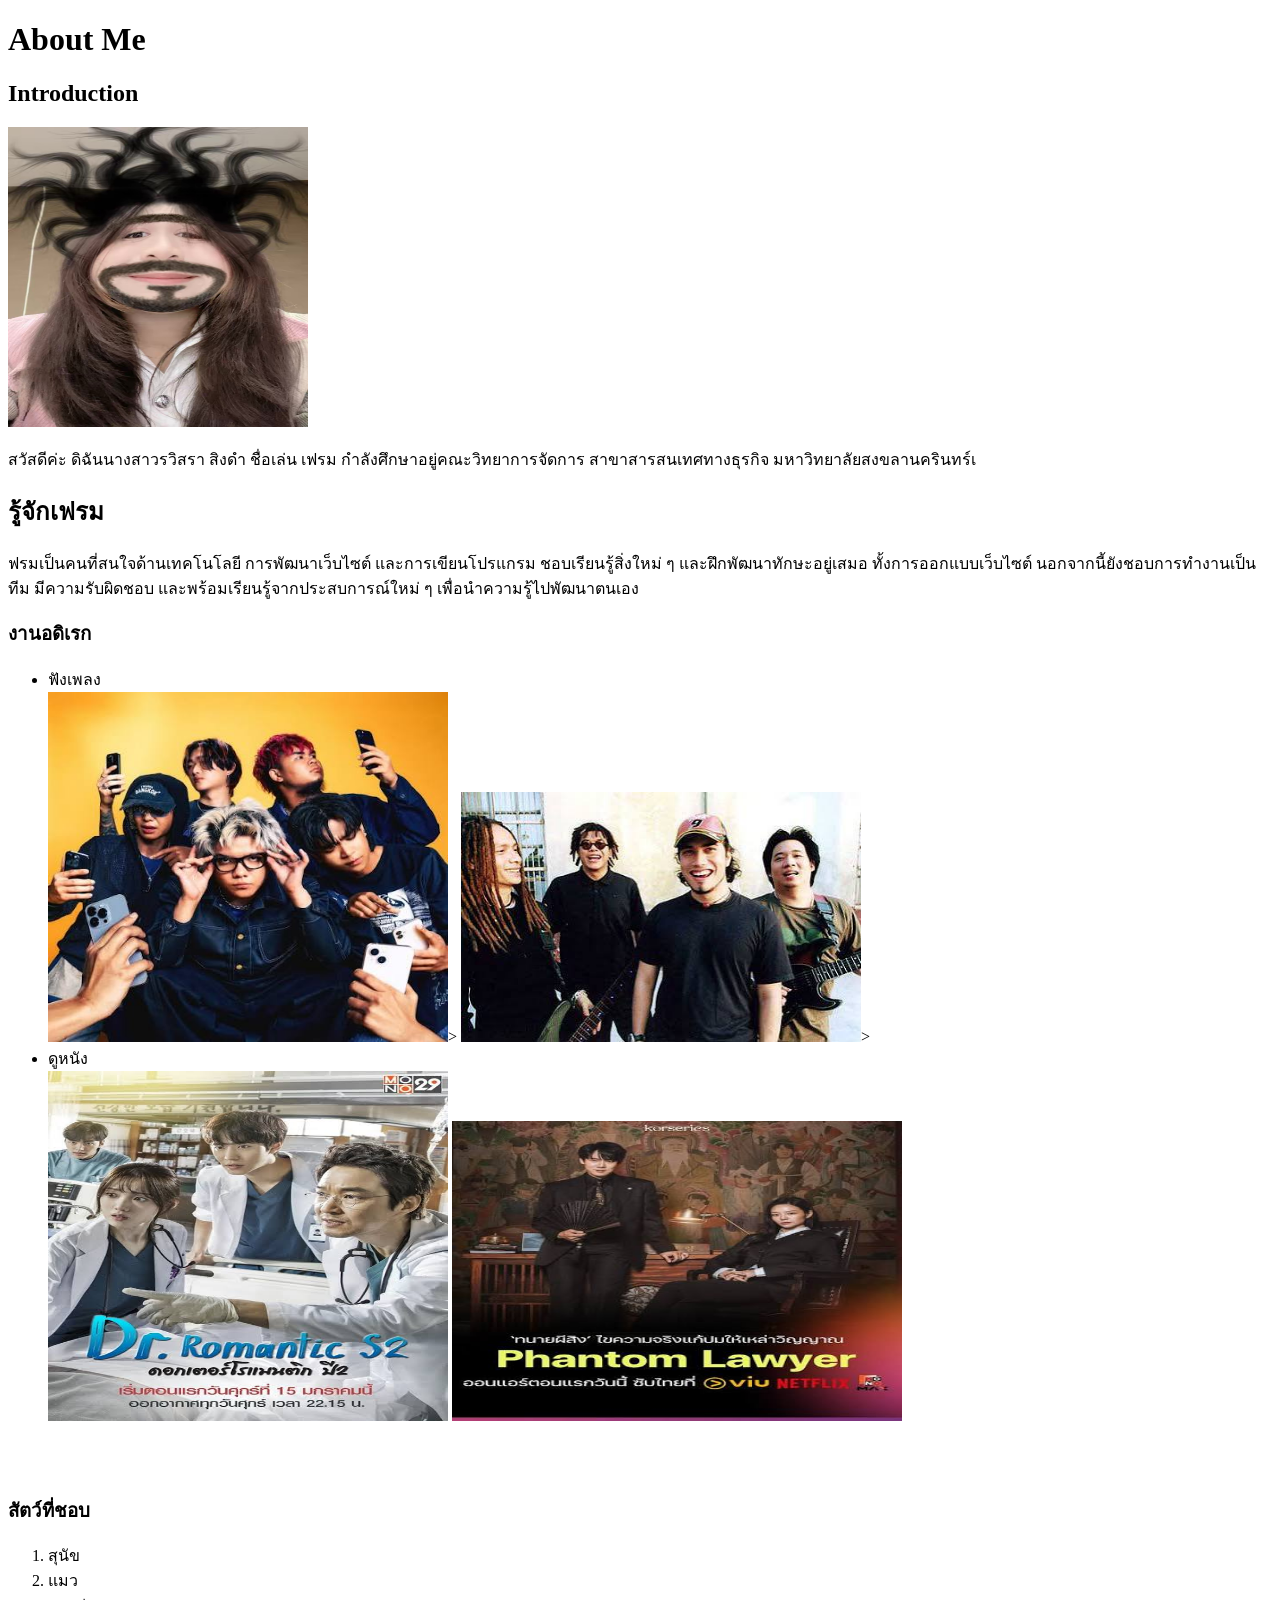
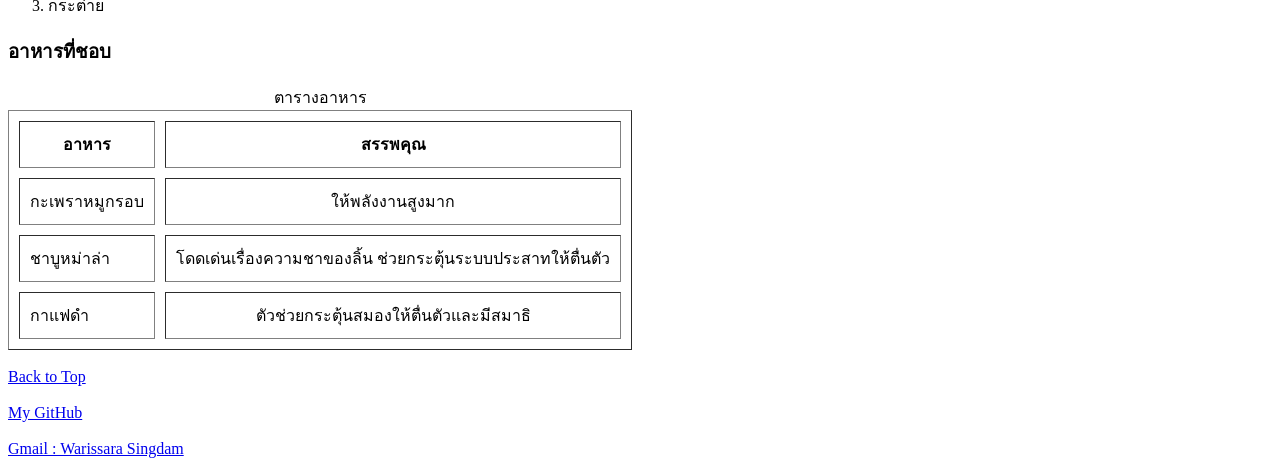
<file: index.html>
<!DOCTYPE html>
<html lang="en">
<head>
    <meta charset="UTF-8">
    <meta name="viewport" content="width=device-width, initial-scale=1.0">
    <title>About Me</title>
</head>
<body>
    <span id="top"></span>
    <h1>About Me</h1>
    <h2> Introduction </h2>
    <img src="image/Me.jpg" 
    alt="Introduction" width="300" height="300">
    <p>สวัสดีค่ะ ดิฉันนางสาวรวิสรา สิงดำ ชื่อเล่น เฟรม กำลังศึกษาอยู่คณะวิทยาการจัดการ สาขาสารสนเทศทางธุรกิจ มหาวิทยาลัยสงขลานครินทร์เ</p> 
    <h2>รู้จักเฟรม</h2>
    <p> ฟรมเป็นคนที่สนใจด้านเทคโนโลยี การพัฒนาเว็บไซต์ และการเขียนโปรแกรม ชอบเรียนรู้สิ่งใหม่ ๆ และฝึกพัฒนาทักษะอยู่เสมอ ทั้งการออกแบบเว็บไซต์ นอกจากนี้ยังชอบการทำงานเป็นทีม มีความรับผิดชอบ และพร้อมเรียนรู้จากประสบการณ์ใหม่ ๆ เพื่อนำความรู้ไปพัฒนาตนเอง</p>
    <h3>งานอดิเรก</h3>
    <ul type = "disc">
        <li>ฟังเพลง<br> <img src= "image/images.jpg" alt="little john" width="400" height="350">> <img src="image/images (1).jpg" alt="P.TO , P.TO" width="400" height="250">></li>
        <li>ดูหนัง<br><img src="image/dr.romantic.jpg" alt="Dr. Romantic" width="400" height="350"> <img src="image/phantom lawyer.jpg" alt="Phantom Lawyer" width="450" height="300"></li>
    </ul>
    <br>
    <br>   
    <h3>สัตว์ที่ชอบ</h3>
    <ol type = "1">
        <li>สุนัข<br> </li>
        <li>แมว<br></li>
        <li>กระต่าย<br></li>
    
    </ol>
    
    <h3>อาหารที่ชอบ</h3>
    <table border="1" cellpadding="10"  cellspacing="10">
          
        <caption>ตารางอาหาร</caption>
          <tr>
            <th>อาหาร</th>
            <th>สรรพคุณ</th>
            
        </tr>
        <tr>
            <td>กะเพราหมูกรอบ</td>
            <td align="center">ให้พลังงานสูงมาก</td>
            
        </tr>
        <tr>
            <td>ชาบูหม่าล่า</td>
            <td align="center">โดดเด่นเรื่องความชาของลิ้น ช่วยกระตุ้นระบบประสาทให้ตื่นตัว</td>
           
        </tr>
        <tr>
             <td>กาแฟดำ</td>
            <td align="center">ตัวช่วยกระตุ้นสมองให้ตื่นตัวและมีสมาธิ</td>
            
        </tr>
    </table>

    <br>
    <a href="#top">Back to Top</a><br>
    <br>
    <a href="https://github.com/warissara8519" target="_blank">My GitHub</a><br>
    <br>
    <a href="warissara8519@gmail.com">Gmail  : Warissara Singdam</a>






  
</style>
</body>
</html>
</file>
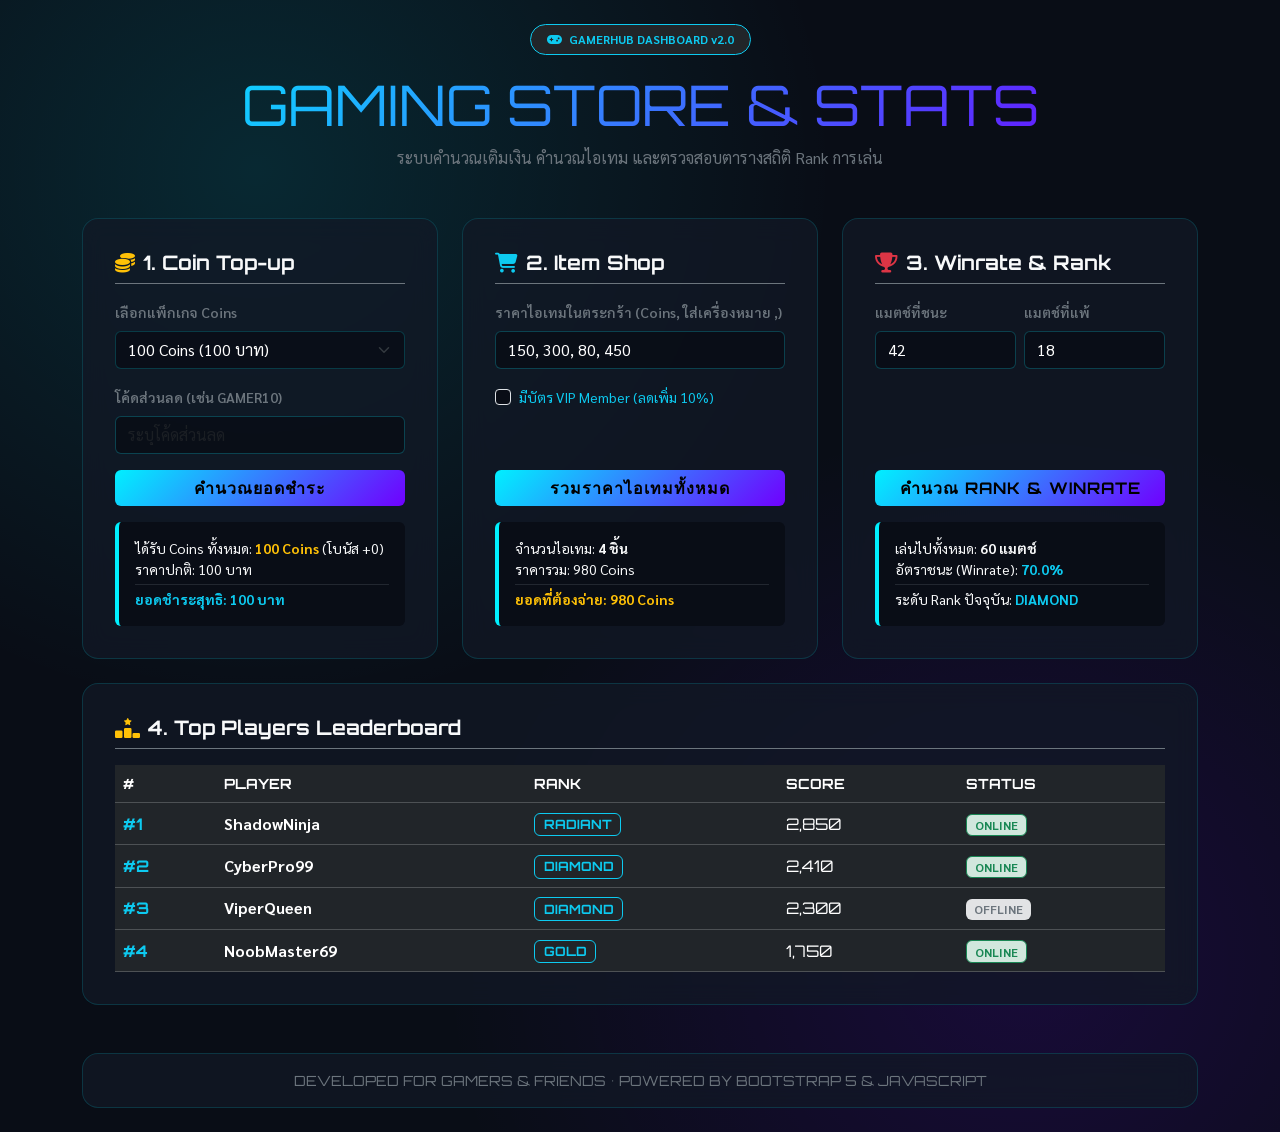
<file: 55/index.html>
<!DOCTYPE html>
<html lang="th">
<head>
  <meta charset="UTF-8">
  <meta name="viewport" content="width=device-width, initial-scale=1.0">
  <title>GamerHub - Dashboard & Gaming Store</title>
  
  <!-- Bootstrap 5 CSS -->
  <link href="https://cdn.jsdelivr.net/npm/bootstrap@5.3.2/dist/css/bootstrap.min.css" rel="stylesheet">
  <!-- Google Fonts & Font Awesome -->
  <link rel="preconnect" href="https://fonts.googleapis.com">
  <link rel="preconnect" href="https://fonts.gstatic.com" crossorigin>
  <link href="https://fonts.googleapis.com/css2?family=Orbitron:wght@500;700;900&family=Sarabun:wght@300;400;600;700&display=swap" rel="stylesheet">
  <link rel="stylesheet" href="https://cdnjs.cloudflare.com/ajax/libs/font-awesome/6.4.0/css/all.min.css">

  <style>
    :root {
      --bs-body-bg: #090d16;
      --bs-body-color: #e2e8f0;
      --font-title: 'Orbitron', sans-serif;
      --font-main: 'Sarabun', sans-serif;
      --neon-cyan: #00f0ff;
      --neon-purple: #7000ff;
    }

    body {
      font-family: var(--font-main);
      background-color: var(--bs-body-bg);
      background-image: 
        radial-gradient(at 20% 15%, rgba(0, 240, 255, 0.12) 0px, transparent 40%),
        radial-gradient(at 80% 85%, rgba(112, 0, 255, 0.15) 0px, transparent 40%);
      min-height: 100vh;
    }

    .font-orbitron {
      font-family: var(--font-title);
    }

    .glass-card {
      background: rgba(18, 24, 38, 0.75) !important;
      backdrop-filter: blur(12px);
      -webkit-backdrop-filter: blur(12px);
      border: 1px solid rgba(0, 240, 255, 0.15) !important;
      border-radius: 1rem;
      transition: all 0.3s ease;
    }

    .glass-card:hover {
      transform: translateY(-4px);
      box-shadow: 0 10px 30px -5px rgba(0, 240, 255, 0.2);
      border-color: rgba(0, 240, 255, 0.4) !important;
    }

    .neon-title {
      background: linear-gradient(135deg, var(--neon-cyan) 0%, var(--neon-purple) 100%);
      -webkit-background-clip: text;
      -webkit-text-fill-color: transparent;
    }

    .btn-neon {
      background: linear-gradient(135deg, var(--neon-cyan) 0%, var(--neon-purple) 100%);
      border: none;
      color: #000;
      font-weight: 700;
      font-family: var(--font-title);
      text-transform: uppercase;
      letter-spacing: 1px;
    }

    .btn-neon:hover {
      opacity: 0.9;
      color: #fff;
      box-shadow: 0 0 15px rgba(0, 240, 255, 0.5);
    }

    .form-control, .form-select {
      background-color: rgba(9, 13, 22, 0.8) !important;
      border-color: rgba(0, 240, 255, 0.2) !important;
      color: #fff !important;
    }

    .form-control:focus, .form-select:focus {
      border-color: var(--neon-cyan) !important;
      box-shadow: 0 0 10px rgba(0, 240, 255, 0.3);
    }

    .result-box {
      background: rgba(9, 13, 22, 0.9);
      border-left: 4px solid var(--neon-cyan);
    }

    .badge-rank {
      font-family: var(--font-title);
      font-size: 0.8rem;
    }
  </style>
</head>
<body class="py-4">

  <div class="container">
    <!-- Header -->
    <header class="text-center mb-5">
      <span class="badge bg-dark text-info border border-info rounded-pill px-3 py-2 mb-3">
        <i class="fa-solid fa-gamepad me-1"></i> GAMERHUB DASHBOARD v2.0
      </span>
      <h1 class="display-4 fw-black font-orbitron neon-title">GAMING STORE & STATS</h1>
      <p class="text-secondary">ระบบคำนวณเติมเงิน คำนวณไอเทม และตรวจสอบตารางสถิติ Rank การเล่น</p>
    </header>

    <!-- Content Grid -->
    <div class="row g-4">
      
      <!-- 1. Top-up Calculator (ระบบคำนวณเติมเงิน) -->
      <div class="col-12 col-md-6 col-lg-4">
        <div class="card glass-card h-100 p-3 text-light">
          <div class="card-body d-flex flex-column">
            <h5 class="card-title font-orbitron fw-bold pb-2 border-bottom border-secondary mb-3">
              <i class="fa-solid fa-coins text-warning me-2"></i>1. Coin Top-up
            </h5>
            <div class="mb-3">
              <label class="form-label text-secondary small fw-semibold">เลือกแพ็กเกจ Coins</label>
              <select class="form-select" id="coinPackage">
                <option value="100">100 Coins (100 บาท)</option>
                <option value="500">500 Coins + แถม 50 (500 บาท)</option>
                <option value="1000">1,000 Coins + แถม 150 (1,000 บาท)</option>
                <option value="2000">2,000 Coins + แถม 400 (2,000 บาท)</option>
              </select>
            </div>
            <div class="mb-3">
              <label class="form-label text-secondary small fw-semibold">โค้ดส่วนลด (เช่น GAMER10)</label>
              <input type="text" class="form-control text-uppercase" id="topupPromo" placeholder="ระบุโค้ดส่วนลด">
            </div>
            <button class="btn btn-neon w-100 mt-auto" onclick="calculateTopup()">คำนวณยอดชำระ</button>
            <div class="result-box p-3 rounded mt-3" id="topupResult">
              <small class="text-secondary">กดปุ่มเพื่อคำนวณยอดเติมเงิน</small>
            </div>
          </div>
        </div>
      </div>

      <!-- 2. Item Calculator (ระบบคำนวณตระกร้าไอเทม) -->
      <div class="col-12 col-md-6 col-lg-4">
        <div class="card glass-card h-100 p-3 text-light">
          <div class="card-body d-flex flex-column">
            <h5 class="card-title font-orbitron fw-bold pb-2 border-bottom border-secondary mb-3">
              <i class="fa-solid fa-cart-shopping text-info me-2"></i>2. Item Shop
            </h5>
            <div class="mb-3">
              <label class="form-label text-secondary small fw-semibold">ราคาไอเทมในตระกร้า (Coins, ใส่เครื่องหมาย ,)</label>
              <input type="text" class="form-control" id="itemPrices" value="150, 300, 80, 450">
            </div>
            <div class="form-check mb-3">
              <input class="form-check-input" type="checkbox" id="vipPass">
              <label class="form-check-label text-info small" for="vipPass">
                มีบัตร VIP Member (ลดเพิ่ม 10%)
              </label>
            </div>
            <button class="btn btn-neon w-100 mt-auto" onclick="calculateItems()">รวมราคาไอเทมทั้งหมด</button>
            <div class="result-box p-3 rounded mt-3" id="itemResult">
              <small class="text-secondary">กดปุ่มเพื่อคำนวณราคาไอเทม</small>
            </div>
          </div>
        </div>
      </div>

      <!-- 3. Rank & Winrate Calculator (ระบบคำนวณ Winrate) -->
      <div class="col-12 col-md-6 col-lg-4">
        <div class="card glass-card h-100 p-3 text-light">
          <div class="card-body d-flex flex-column">
            <h5 class="card-title font-orbitron fw-bold pb-2 border-bottom border-secondary mb-3">
              <i class="fa-solid fa-trophy text-danger me-2"></i>3. Winrate & Rank
            </h5>
            <div class="row g-2 mb-3">
              <div class="col-6">
                <label class="form-label text-secondary small fw-semibold">แมตช์ที่ชนะ</label>
                <input type="number" class="form-control" id="winsCount" value="42" min="0">
              </div>
              <div class="col-6">
                <label class="form-label text-secondary small fw-semibold">แมตช์ที่แพ้</label>
                <input type="number" class="form-control" id="lossesCount" value="18" min="0">
              </div>
            </div>
            <button class="btn btn-neon w-100 mt-auto" onclick="calculateRank()">คำนวณ Rank & Winrate</button>
            <div class="result-box p-3 rounded mt-3" id="rankResult">
              <small class="text-secondary">กดปุ่มเพื่อดูระดับ Rank</small>
            </div>
          </div>
        </div>
      </div>

      <!-- 4. Leaderboard Table (ตารางสถิติผู้เล่น) -->
      <div class="col-12 col-lg-12">
        <div class="card glass-card p-3 text-light">
          <div class="card-body">
            <h5 class="card-title font-orbitron fw-bold pb-2 border-bottom border-secondary mb-3">
              <i class="fa-solid fa-ranking-star text-warning me-2"></i>4. Top Players Leaderboard
            </h5>
            <div class="table-responsive">
              <table class="table table-dark table-hover bg-transparent align-middle mb-0">
                <thead>
                  <tr class="text-secondary font-orbitron small">
                    <th>#</th>
                    <th>PLAYER</th>
                    <th>RANK</th>
                    <th>SCORE</th>
                    <th>STATUS</th>
                  </tr>
                </thead>
                <tbody id="leaderboardBody">
                  <!-- โหลดข้อมูลจาก JavaScript -->
                </tbody>
              </table>
            </div>
          </div>
        </div>
      </div>

    </div>

    <!-- Footer -->
    <footer class="text-center p-3 card glass-card mt-5 text-light">
      <small class="text-secondary font-orbitron">DEVELOPED FOR GAMERS & FRIENDS • POWERED BY BOOTSTRAP 5 & JAVASCRIPT</small>
    </footer>
  </div>

  <!-- Bootstrap 5 JS Bundle -->
  <script src="https://cdn.jsdelivr.net/npm/bootstrap@5.3.2/dist/js/bootstrap.bundle.min.js"></script>
  <!-- JavaScript Logic -->
  <script src="script.js"></script>
</body>
</html>
</file>
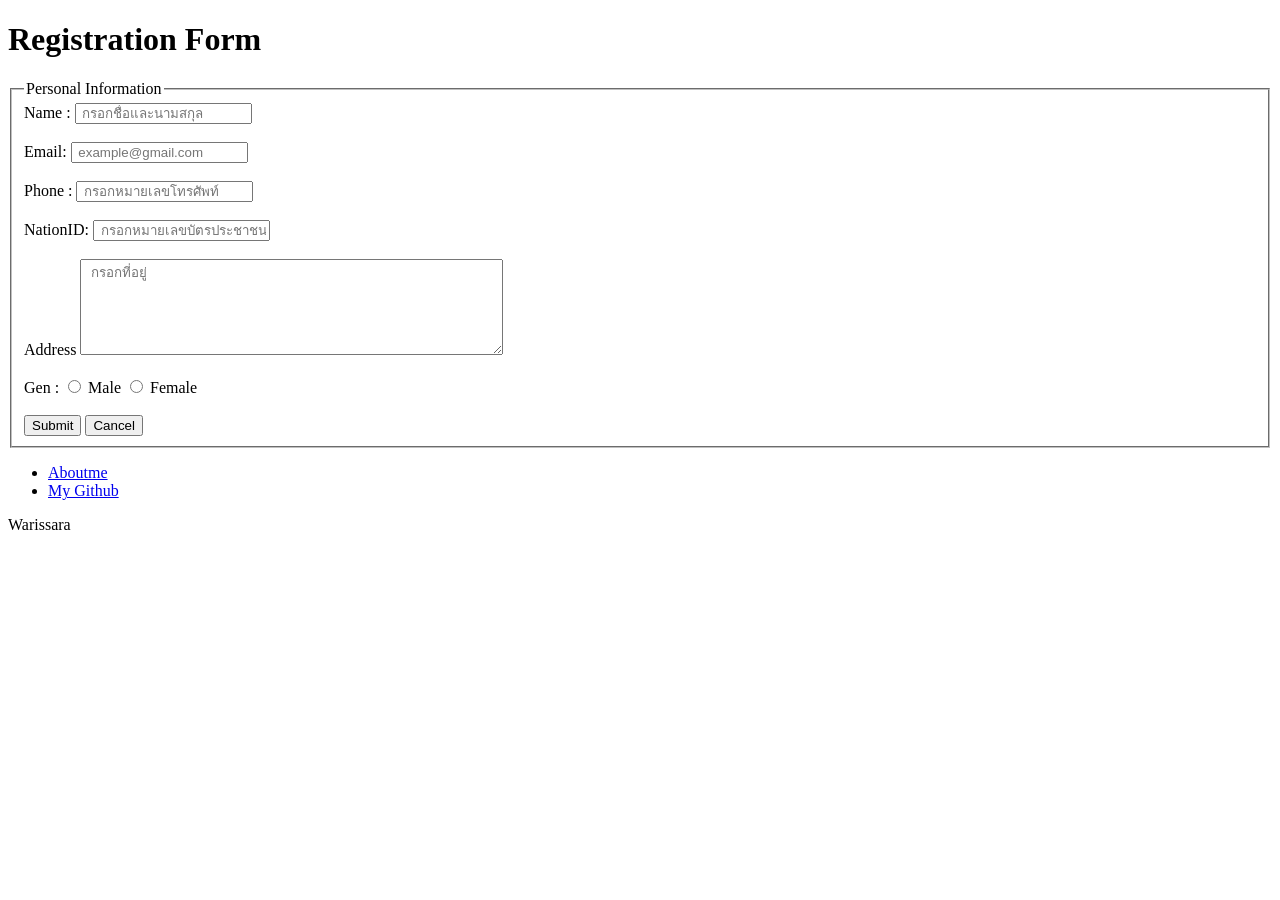
<file: Registration.html>
<!DOCTYPE html>
<html lang="en">
<head>
    <meta charset="UTF-8">
    <meta name="viewport" content="width=device-width, initial-scale=1.0">
    <title>Registration</title>
</head>
<body>
    <header>
        <h1>Registration Form</h1>
    </header>
    
   
    <main>
        <form action = "#" method="post">
        <fieldset>
        <legend>Personal Information </legend>

            <label for="name">Name :</label>
            <input type = "text"id = "name"name = "name" required maxlength ="50" placeholder =" กรอกชื่อและนามสกุล" >
         
                <br> <br>
            <label for ="email">Email:</label>
            <input type ="email" id = "email" name = "email" required maxlength="50" placeholder=" example@gmail.com" >
            <br><br>
            <label for ="phone">Phone :</label>
            <input  type ="tel" id = "phone" name = "phone" required pattern ="[0-9]{10}" maxlength="10" title="กรุณากรอกเบอร์โทรศัพท์ 10 หลัก" placeholder=" กรอกหมายเลขโทรศัพท์" >
                <br> <br>
            <label for="nation-id">NationID: </label>
            <input type ="text" id ="nation-id" name ="nation-id" required maxlength ="13" pattern ="[0-9]{13}" title ="กรุณากรอกหมายเลขบัตรประชาชน 13 หลัก" placeholder =" กรอกหมายเลขบัตรประชาชน">
                <br> <br>

            <label for="address">Address</label>
            <textarea id ="address" name = "address" required rows = "6" cols = "50" title ="กรุณากรอกที่อยู่" placeholder= " กรอกที่อยู่"></textarea>   
                <br> <br>
       <span>Gen : </span>
        <input type ="radio" id ="gender-male" name ="gender"value="male"required >
        <label for ="gender-male">Male</label>
        <input type ="radio" id = "gender-female" name = "gender" value ="female" required >
        <label for ="gender-female">Female</label>
            <br> <br>

        <input  type ="submit" value ="Submit" >
        <input  type ="reset" value="Cancel" >
    </fieldset>
    </form>
    </main>

    <nav>
            <ul>

                <li><a href ="index.html" target ="_blank">Aboutme</a></li>                 
                <li><a href ="https://github.com/warissara8519/Html" target ="_blank">My Github</a></li>
                

<!--  -->
            </ul>
        </nav>

<footer>
    <p>Warissara</p>
</footer>



</body>
</html>
</file>
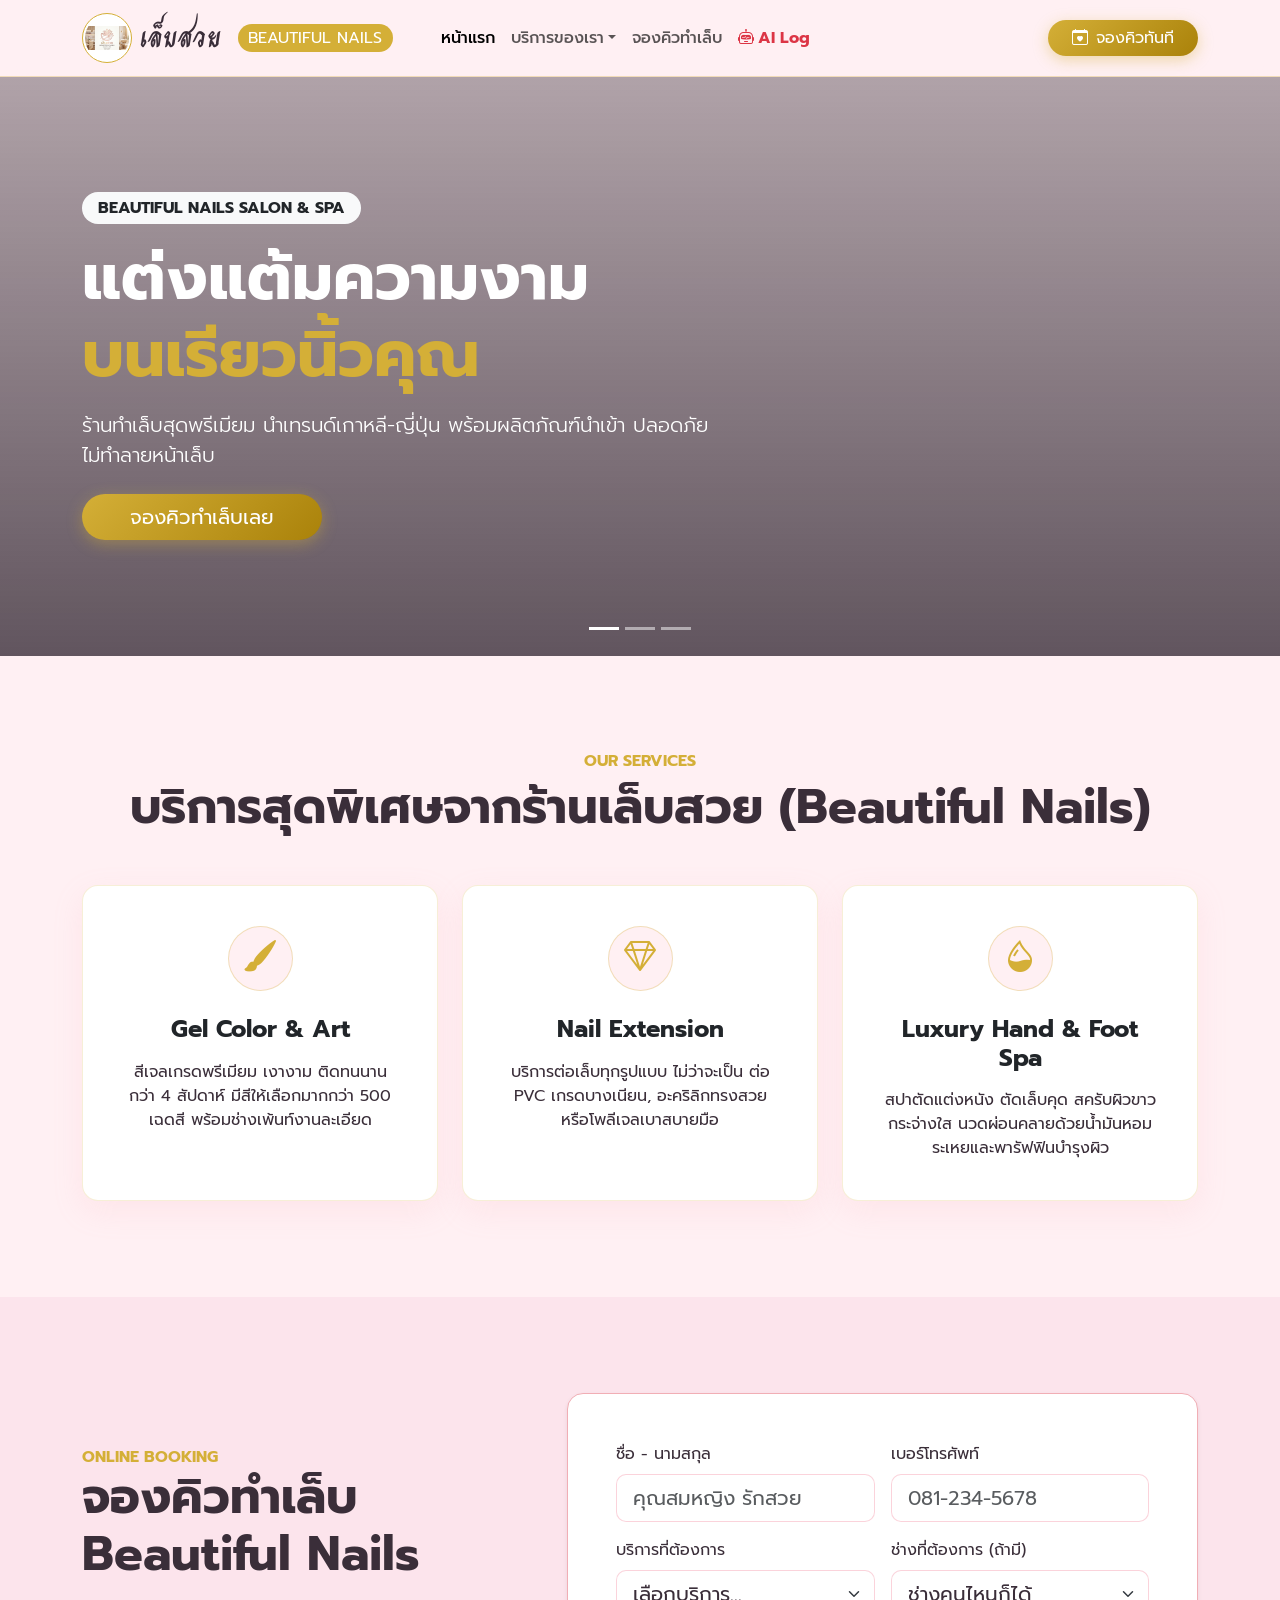
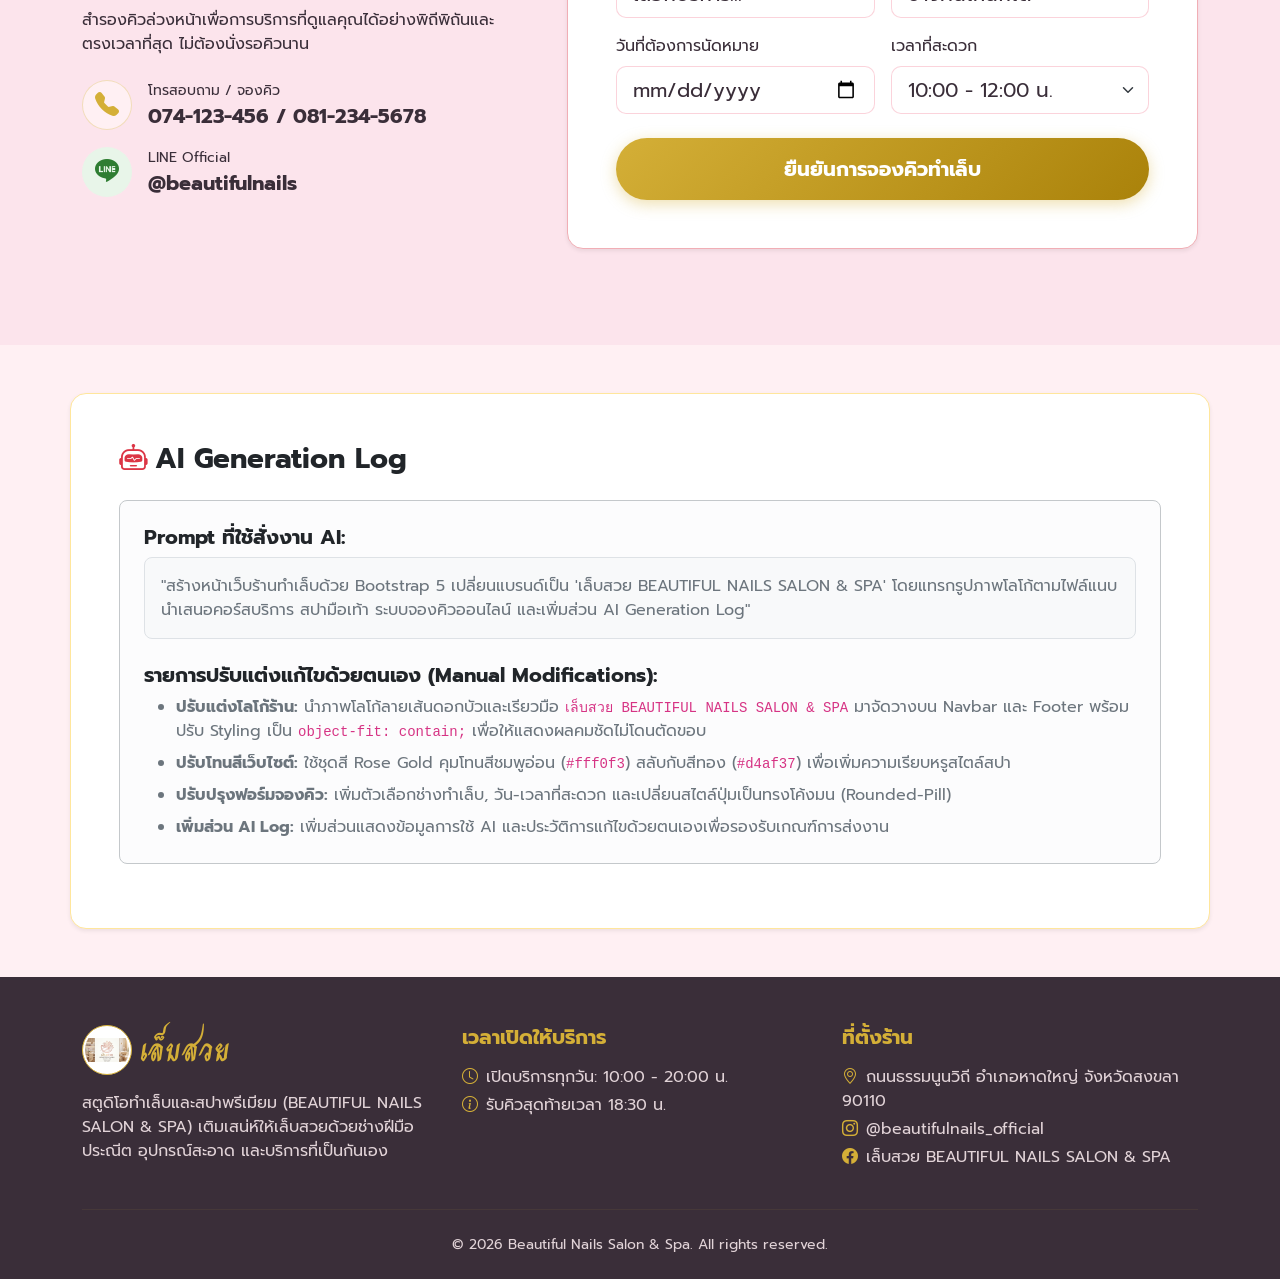
<file: bootstrap/bootstrap.html>
<!DOCTYPE html>
<html lang="th">
<head>
    <meta charset="UTF-8">
    <meta name="viewport" content="width=device-width, initial-scale=1.0">
    <meta name="description" content="Beautiful Nails & Spa (เล็บสวย) ร้านทำเล็บเจล สปามือเท้า ต่อเล็บพรีเมียม หาดใหญ่">
    <title>Beautiful Nails - เล็บสวย สตูดิโอทำเล็บและสปา</title>
    
    <!-- Bootstrap 5 CSS -->
    <link href="https://cdn.jsdelivr.net/npm/bootstrap@5.3.0/dist/css/bootstrap.min.css" rel="stylesheet">
    <!-- Bootstrap Icons -->
    <link rel="stylesheet" href="https://cdn.jsdelivr.net/npm/bootstrap-icons@1.11.0/font/bootstrap-icons.css">
    <!-- Google Fonts -->
    <link rel="preconnect" href="https://fonts.googleapis.com">
    <link rel="preconnect" href="https://fonts.gstatic.com" crossorigin>
    <link href="https://fonts.googleapis.com/css2?family=Charm:wght@700&family=Prompt:wght@300;400;500;600;700&display=swap" rel="stylesheet">
    
    <style>
        :root {
            --beauty-pink: #f7a8b8;
            --beauty-pink-soft: #fff0f3;
            --beauty-gold: #d4af37;
            --beauty-gold-hover: #b89628;
            --beauty-dark: #3a2e39;
            --beauty-card: #ffffff;
        }

        body {
            font-family: 'Prompt', sans-serif;
            background-color: var(--beauty-pink-soft);
            color: var(--beauty-dark);
        }

        .brand-logo-img {
            height: 50px;
            width: 50px;
            border-radius: 50%;
            object-fit: contain;
            background-color: #ffffff;
            padding: 2px;
            border: 1px solid var(--beauty-gold);
        }

        .brand-logo-text {
            font-family: 'Charm', cursive;
            font-size: 1.8rem;
            color: var(--beauty-dark);
            font-weight: bold;
        }

        /* Glassmorphism Navbar */
        .custom-navbar {
            background: rgba(255, 240, 243, 0.95) !important;
            backdrop-filter: blur(12px);
            border-bottom: 1px solid rgba(212, 175, 55, 0.3);
        }

        /* Hero Carousel Styling */
        .hero-slide {
            height: 580px;
            background-size: cover;
            background-position: center;
        }
        
        .hero-overlay {
            background: linear-gradient(180deg, rgba(58, 46, 57, 0.4) 0%, rgba(58, 46, 57, 0.8) 100%);
        }

        /* Luxury Cards Effect */
        .feature-card {
            background-color: var(--beauty-card);
            border: 1px solid rgba(212, 175, 55, 0.2);
            transition: all 0.35s ease;
            box-shadow: 0 10px 30px rgba(247, 168, 184, 0.15);
        }

        .feature-card:hover {
            transform: translateY(-8px);
            border-color: var(--beauty-gold);
            box-shadow: 0 15px 35px rgba(212, 175, 55, 0.3);
        }

        .icon-box {
            width: 65px;
            height: 65px;
            background: var(--beauty-pink-soft);
            border: 1px solid rgba(212, 175, 55, 0.3);
            border-radius: 50%;
            display: inline-flex;
            align-items: center;
            justify-content: center;
            color: var(--beauty-gold);
        }

        /* Buttons Styling */
        .btn-gold {
            background: linear-gradient(135deg, #d4af37 0%, #aa820a 100%);
            border: none;
            color: #fff;
            box-shadow: 0 4px 15px rgba(212, 175, 55, 0.4);
            transition: all 0.35s ease;
        }

        .btn-gold:hover {
            background: linear-gradient(135deg, #e5be48 0%, #c49718 100%);
            color: #fff;
            transform: scale(1.02);
            box-shadow: 0 6px 20px rgba(212, 175, 55, 0.6);
        }

        /* Form Customization */
        .form-control, .form-select {
            background-color: #fff;
            border: 1px solid rgba(247, 168, 184, 0.5);
            color: var(--beauty-dark);
            border-radius: 10px;
        }

        .form-control:focus, .form-select:focus {
            border-color: var(--beauty-gold);
            box-shadow: 0 0 0 0.25rem rgba(212, 175, 55, 0.25);
        }

        .text-pink {
            color: var(--beauty-pink);
        }

        .text-gold {
            color: var(--beauty-gold);
        }

        .badge-gold {
            background-color: var(--beauty-gold);
            color: #fff;
        }

        /* Color Overrides for Text */
        .text-dark-custom {
            color: var(--beauty-dark) !important;
        }

        .text-light-pink {
            color: rgba(255, 240, 243, 0.85) !important;
        }
    </style>
</head>
<body class="d-flex flex-column min-vh-100">

    <!-- Header / Navigation -->
    <header>
        <nav class="navbar navbar-expand-lg navbar-light fixed-top custom-navbar">
            <div class="container">
                <a class="navbar-brand d-flex align-items-center gap-2" href="#">
                    <!-- รูปโลโก้ร้าน -->
                    <img src="logo.jpeg" alt="เล็บสวย BEAUTIFUL NAILS Logo" class="brand-logo-img">
                    <span class="brand-logo-text me-2">เล็บสวย</span>
                    <span class="badge badge-gold rounded-pill fw-normal fs-6">BEAUTIFUL NAILS</span>
                </a>
                <button class="navbar-toggler border-0" type="button" data-bs-toggle="collapse" data-bs-target="#navbarNav">
                    <span class="navbar-toggler-icon"></span>
                </button>
                <div class="collapse navbar-collapse" id="navbarNav">
                    <ul class="navbar-nav me-auto ms-lg-4">
                        <li class="nav-item"><a class="nav-link active fw-medium" href="#">หน้าแรก</a></li>
                        <li class="nav-item dropdown">
                            <a class="nav-link dropdown-toggle fw-medium" href="#" id="serviceDrop" data-bs-toggle="dropdown">บริการของเรา</a>
                            <ul class="dropdown-menu border-0 shadow-lg rounded-3">
                                <li><a class="dropdown-item" href="#services"><i class="bi bi-heart-fill text-pink me-2"></i>ทาสีเจล / เพ้นท์เล็บอาร์ต</a></li>
                                <li><a class="dropdown-item" href="#services"><i class="bi bi-sparkles text-gold me-2"></i>ต่อเล็บ PVC / อะคริลิก / โพลีเจล</a></li>
                                <li><a class="dropdown-item" href="#services"><i class="bi bi-flower1 text-success me-2"></i>สปามือ-เท้า Organic Premium</a></li>
                            </ul>
                        </li>
                        <li class="nav-item"><a class="nav-link fw-medium" href="#booking">จองคิวทำเล็บ</a></li>
                        <li class="nav-item"><a class="nav-link fw-bold text-danger" href="#ailog"><i class="bi bi-robot me-1"></i>AI Log</a></li>
                    </ul>
                    <a href="#booking" class="btn btn-gold rounded-pill px-4 ms-lg-3"><i class="bi bi-calendar-heart me-2"></i>จองคิวทันที</a>
                </div>
            </div>
        </nav>
    </header>

    <!-- Main Content -->
    <main class="flex-grow-1" style="padding-top: 76px;">
        <!-- Hero Carousel Section -->
        <section>
            <div id="heroCarousel" class="carousel slide carousel-fade" data-bs-ride="carousel">
                <div class="carousel-indicators">
                    <button type="button" data-bs-target="#heroCarousel" data-bs-slide-to="0" class="active"></button>
                    <button type="button" data-bs-target="#heroCarousel" data-bs-slide-to="1"></button>
                    <button type="button" data-bs-target="#heroCarousel" data-bs-slide-to="2"></button>
                </div>
                <div class="carousel-inner">
                    <!-- Slide 1 -->
                    <div class="carousel-item active">
                        <div class="hero-slide position-relative" style="background-image: url('https://images.unsplash.com/photo-1604654894610-df63bc536371?q=80&w=1600');">
                            <div class="position-absolute top-0 start-0 w-100 h-100 hero-overlay"></div>
                            <div class="position-relative container h-100 d-flex align-items-center">
                                <div class="col-lg-7 text-white">
                                    <span class="badge bg-light text-dark mb-3 px-3 py-2 text-uppercase fs-6 rounded-pill">BEAUTIFUL NAILS SALON & SPA</span>
                                    <h1 class="display-3 fw-bold mb-3">แต่งแต้มความงาม <br><span class="text-gold">บนเรียวนิ้วคุณ</span></h1>
                                    <p class="lead mb-4 opacity-90">ร้านทำเล็บสุดพรีเมียม นำเทรนด์เกาหลี-ญี่ปุ่น พร้อมผลิตภัณฑ์นำเข้า ปลอดภัย ไม่ทำลายหน้าเล็บ</p>
                                    <a href="#booking" class="btn btn-gold btn-lg rounded-pill px-5">จองคิวทำเล็บเลย</a>
                                </div>
                            </div>
                        </div>
                    </div>
                    <!-- Slide 2 -->
                    <div class="carousel-item">
                        <div class="hero-slide position-relative" style="background-image: url('https://images.unsplash.com/photo-1519014816548-bf5fe059798b?q=80&w=1600');">
                            <div class="position-absolute top-0 start-0 w-100 h-100 hero-overlay"></div>
                            <div class="position-relative container h-100 d-flex align-items-center">
                                <div class="col-lg-7 text-white">
                                    <span class="badge bg-light text-dark mb-3 px-3 py-2 text-uppercase fs-6 rounded-pill">ORGANIC SPA</span>
                                    <h2 class="display-3 fw-bold mb-3">ผ่อนคลายขั้นสุด <br><span class="text-gold">สปามือและเท้าออร์แกนิก</span></h2>
                                    <p class="lead mb-4 opacity-90">ฟื้นฟูผิวที่เหนื่อยล้าด้วยสปาสูตรพรีเมียม สครับเนียนนุ่ม พร้อมมาส์กบำรุงล้ำลึก</p>
                                    <a href="#services" class="btn btn-outline-light btn-lg rounded-pill px-5">ดูแพ็กเกจสปา</a>
                                </div>
                            </div>
                        </div>
                    </div>
                    <!-- Slide 3 -->
                    <div class="carousel-item">
                        <div class="hero-slide position-relative" style="background-image: url('https://images.unsplash.com/photo-1632345031435-8727f6897d53?q=80&w=1600');">
                            <div class="position-absolute top-0 start-0 w-100 h-100 hero-overlay"></div>
                            <div class="position-relative container h-100 d-flex align-items-center">
                                <div class="col-lg-7 text-white">
                                    <span class="badge bg-light text-dark mb-3 px-3 py-2 text-uppercase fs-6 rounded-pill">HYGIENE FIRST</span>
                                    <h2 class="display-3 fw-bold mb-3">สะอาด ปลอดภัย <br><span class="text-gold">ฆ่าเชื้ออุปกรณ์ 100%</span></h2>
                                    <p class="lead mb-4 opacity-90">ใส่ใจสุขอนามัย อุปกรณ์ผ่านการอบฆ่าเชื้อทางการแพทย์และใช้ชุดตะไบแบบเคสต่อเคส</p>
                                    <a href="#booking" class="btn btn-gold btn-lg rounded-pill px-5">นัดหมายล่วงหน้า</a>
                                </div>
                            </div>
                        </div>
                    </div>
                </div>
            </div>
        </section>

        <!-- Features Section -->
        <section id="services" class="py-5">
            <div class="container py-5">
                <div class="text-center mb-5">
                    <h6 class="text-gold text-uppercase fw-bold">OUR SERVICES</h6>
                    <h2 class="display-5 fw-bold">บริการสุดพิเศษจากร้านเล็บสวย (Beautiful Nails)</h2>
                </div>
                <div class="row g-4">
                    <div class="col-md-4">
                        <div class="card feature-card h-100 rounded-4 p-4 text-center">
                            <div class="card-body">
                                <div class="icon-box fs-2 mb-4"><i class="bi bi-brush-fill"></i></div>
                                <h3 class="h4 fw-bold mb-3">Gel Color & Art</h3>
                                <p class="text-dark-custom mb-0">สีเจลเกรดพรีเมียม เงางาม ติดทนนานกว่า 4 สัปดาห์ มีสีให้เลือกมากกว่า 500 เฉดสี พร้อมช่างเพ้นท์งานละเอียด</p>
                            </div>
                        </div>
                    </div>
                    <div class="col-md-4">
                        <div class="card feature-card h-100 rounded-4 p-4 text-center">
                            <div class="card-body">
                                <div class="icon-box fs-2 mb-4"><i class="bi bi-gem"></i></div>
                                <h3 class="h4 fw-bold mb-3">Nail Extension</h3>
                                <p class="text-dark-custom mb-0">บริการต่อเล็บทุกรูปแบบ ไม่ว่าจะเป็น ต่อ PVC เกรดบางเนียน, อะคริลิกทรงสวย หรือโพลีเจลเบาสบายมือ</p>
                            </div>
                        </div>
                    </div>
                    <div class="col-md-4">
                        <div class="card feature-card h-100 rounded-4 p-4 text-center">
                            <div class="card-body">
                                <div class="icon-box fs-2 mb-4"><i class="bi bi-droplet-half"></i></div>
                                <h3 class="h4 fw-bold mb-3">Luxury Hand & Foot Spa</h3>
                                <p class="text-dark-custom mb-0">สปาตัดแต่งหนัง ตัดเล็บคุด สครับผิวขาวกระจ่างใส นวดผ่อนคลายด้วยน้ำมันหอมระเหยและพารัฟฟินบำรุงผิว</p>
                            </div>
                        </div>
                    </div>
                </div>
            </div>
        </section>

        <!-- Booking Section -->
        <section id="booking" class="py-5" style="background-color: #fce4ec;">
            <div class="container py-5">
                <div class="row align-items-center g-5">
                    <div class="col-lg-5">
                        <span class="text-gold fw-bold text-uppercase">ONLINE BOOKING</span>
                        <h2 class="display-5 fw-bold mb-4">จองคิวทำเล็บ Beautiful Nails</h2>
                        <p class="text-dark-custom mb-4">สำรองคิวล่วงหน้าเพื่อการบริการที่ดูแลคุณได้อย่างพิถีพิถันและตรงเวลาที่สุด ไม่ต้องนั่งรอคิวนาน</p>
                        
                        <div class="d-flex align-items-center mb-3">
                            <div class="icon-box me-3 fs-4" style="width:50px; height:50px;"><i class="bi bi-telephone-fill"></i></div>
                            <div>
                                <div class="text-dark-custom small">โทรสอบถาม / จองคิว</div>
                                <div class="fw-bold fs-5">074-123-456 / 081-234-5678</div>
                            </div>
                        </div>
                        <div class="d-flex align-items-center">
                            <div class="icon-box me-3 fs-4" style="width:50px; height:50px; background: #e8f5e9; color:#2e7d32; border-color: transparent;"><i class="bi bi-line"></i></div>
                            <div>
                                <div class="text-dark-custom small">LINE Official</div>
                                <div class="fw-bold fs-5">@beautifulnails</div>
                            </div>
                        </div>
                    </div>
                    <div class="col-lg-7">
                        <div class="bg-white p-4 p-md-5 rounded-4 shadow-sm border border-danger-subtle">
                            <form>
                                <div class="row g-3">
                                    <div class="col-md-6">
                                        <label class="form-label">ชื่อ - นามสกุล</label>
                                        <input type="text" class="form-control form-control-lg" placeholder="คุณสมหญิง รักสวย" required>
                                    </div>
                                    <div class="col-md-6">
                                        <label class="form-label">เบอร์โทรศัพท์</label>
                                        <input type="tel" class="form-control form-control-lg" placeholder="081-234-5678" required>
                                    </div>
                                    <div class="col-md-6">
                                        <label class="form-label">บริการที่ต้องการ</label>
                                        <select class="form-select form-select-lg" required>
                                            <option value="" selected disabled>เลือกบริการ...</option>
                                            <option>ทาสีเจลมือ / เท้า</option>
                                            <option>เพ้นท์ลาย / ติดอะไหล่ตกแต่ง</option>
                                            <option>ต่อเล็บ (PVC / อะคริลิก / โพลีเจล)</option>
                                            <option>สปามือ - เท้า พรีเมียม</option>
                                            <option>ถอดสีเจล / ถอดเล็บต่อ</option>
                                        </select>
                                    </div>
                                    <div class="col-md-6">
                                        <label class="form-label">ช่างที่ต้องการ (ถ้ามี)</label>
                                        <select class="form-select form-select-lg">
                                            <option selected>ช่างคนไหนก็ได้</option>
                                            <option>ช่างแอน (เชี่ยวชาญลายเพ้นท์)</option>
                                            <option>ช่างเมย์ (เชี่ยวชาญงานต่อเล็บ)</option>
                                        </select>
                                    </div>
                                    <div class="col-md-6">
                                        <label class="form-label">วันที่ต้องการนัดหมาย</label>
                                        <input type="date" class="form-control form-control-lg" required>
                                    </div>
                                    <div class="col-md-6">
                                        <label class="form-label">เวลาที่สะดวก</label>
                                        <select class="form-select form-select-lg" required>
                                            <option>10:00 - 12:00 น.</option>
                                            <option>13:00 - 15:00 น.</option>
                                            <option>15:00 - 17:00 น.</option>
                                            <option>17:00 - 19:00 น.</option>
                                        </select>
                                    </div>
                                    <div class="col-12 mt-4">
                                        <button type="submit" class="btn btn-gold btn-lg w-100 py-3 rounded-pill fw-bold fs-5">ยืนยันการจองคิวทำเล็บ</button>
                                    </div>
                                </div>
                            </form>
                        </div>
                    </div>
                </div>
            </div>
        </section>

        <!-- AI Generation Log Section -->
        <section id="ailog" class="container my-5 p-4 p-md-5 bg-white rounded-4 shadow-sm border border-warning-subtle">
            <h3 class="fw-bold text-dark mb-4 d-flex align-items-center gap-2">
                <i class="bi bi-robot text-danger"></i> AI Generation Log
            </h3>
            <div class="alert alert-light border border-secondary-subtle rounded-3 p-4">
                <h5 class="fw-bold text-dark mb-2">Prompt ที่ใช้สั่งงาน AI:</h5>
                <p class="text-secondary bg-body-tertiary p-3 rounded-3 border mb-4">
                    "สร้างหน้าเว็บร้านทำเล็บด้วย Bootstrap 5 เปลี่ยนแบรนด์เป็น 'เล็บสวย BEAUTIFUL NAILS SALON & SPA' โดยแทรกรูปภาพโลโก้ตามไฟล์แนบ นำเสนอคอร์สบริการ สปามือเท้า ระบบจองคิวออนไลน์ และเพิ่มส่วน AI Generation Log"
                </p>
                
                <h5 class="fw-bold text-dark mb-2">รายการปรับแต่งแก้ไขด้วยตนเอง (Manual Modifications):</h5>
                <ul class="text-secondary mb-0">
                    <li class="mb-2"><strong>ปรับแต่งโลโก้ร้าน:</strong> นำภาพโลโก้ลายเส้นดอกบัวและเรียวมือ <code>เล็บสวย BEAUTIFUL NAILS SALON & SPA</code> มาจัดวางบน Navbar และ Footer พร้อมปรับ Styling เป็น <code>object-fit: contain;</code> เพื่อให้แสดงผลคมชัดไม่โดนตัดขอบ</li>
                    <li class="mb-2"><strong>ปรับโทนสีเว็บไซต์:</strong> ใช้ชุดสี Rose Gold คุมโทนสีชมพูอ่อน (<code>#fff0f3</code>) สลับกับสีทอง (<code>#d4af37</code>) เพื่อเพิ่มความเรียบหรูสไตล์สปา</li>
                    <li class="mb-2"><strong>ปรับปรุงฟอร์มจองคิว:</strong> เพิ่มตัวเลือกช่างทำเล็บ, วัน-เวลาที่สะดวก และเปลี่ยนสไตล์ปุ่มเป็นทรงโค้งมน (Rounded-Pill)</li>
                    <li><strong>เพิ่มส่วน AI Log:</strong> เพิ่มส่วนแสดงข้อมูลการใช้ AI และประวัติการแก้ไขด้วยตนเองเพื่อรองรับเกณฑ์การส่งงาน</li>
                </ul>
            </div>
        </section>
    </main>

    <!-- Footer -->
    <footer class="pt-5 pb-4 style-footer" style="background-color: #3a2e39; color: #fff;">
        <div class="container">
            <div class="row g-4">
                <div class="col-lg-4">
                    <div class="d-flex align-items-center gap-2 mb-3">
                        <img src="logo.jpeg" alt="เล็บสวย BEAUTIFUL NAILS Logo" class="brand-logo-img">
                        <span class="brand-logo-text text-gold fs-2">เล็บสวย</span>
                    </div>
                    <p class="text-light-pink mt-2">สตูดิโอทำเล็บและสปาพรีเมียม (BEAUTIFUL NAILS SALON & SPA) เติมเสน่ห์ให้เล็บสวยด้วยช่างฝีมือประณีต อุปกรณ์สะอาด และบริการที่เป็นกันเอง</p>
                </div>
                <div class="col-lg-4">
                    <h5 class="fw-bold text-gold mb-3">เวลาเปิดให้บริการ</h5>
                    <p class="text-light-pink mb-1"><i class="bi bi-clock me-2 text-gold"></i>เปิดบริการทุกวัน: 10:00 - 20:00 น.</p>
                    <p class="text-light-pink"><i class="bi bi-info-circle me-2 text-gold"></i>รับคิวสุดท้ายเวลา 18:30 น.</p>
                </div>
                <div class="col-lg-4">
                    <h5 class="fw-bold text-gold mb-3">ที่ตั้งร้าน</h5>
                    <p class="text-light-pink mb-1"><i class="bi bi-geo-alt me-2 text-gold"></i>ถนนธรรมนูนวิถี อำเภอหาดใหญ่ จังหวัดสงขลา 90110</p>
                    <p class="text-light-pink mb-1"><i class="bi bi-instagram me-2 text-gold"></i>@beautifulnails_official</p>
                    <p class="text-light-pink"><i class="bi bi-facebook me-2 text-gold"></i>เล็บสวย BEAUTIFUL NAILS SALON & SPA</p>
                </div>
            </div>
            <hr class="my-4" style="border-color: rgba(212, 175, 55, 0.3);">
            <div class="text-center text-light-pink small">
                &copy; 2026 Beautiful Nails Salon & Spa. All rights reserved.
            </div>
        </div>
    </footer>

    <!-- Bootstrap 5 JS Bundle -->
    <script src="https://cdn.jsdelivr.net/npm/bootstrap@5.3.0/dist/js/bootstrap.bundle.min.js"></script>
</body>
</html>
</file>
